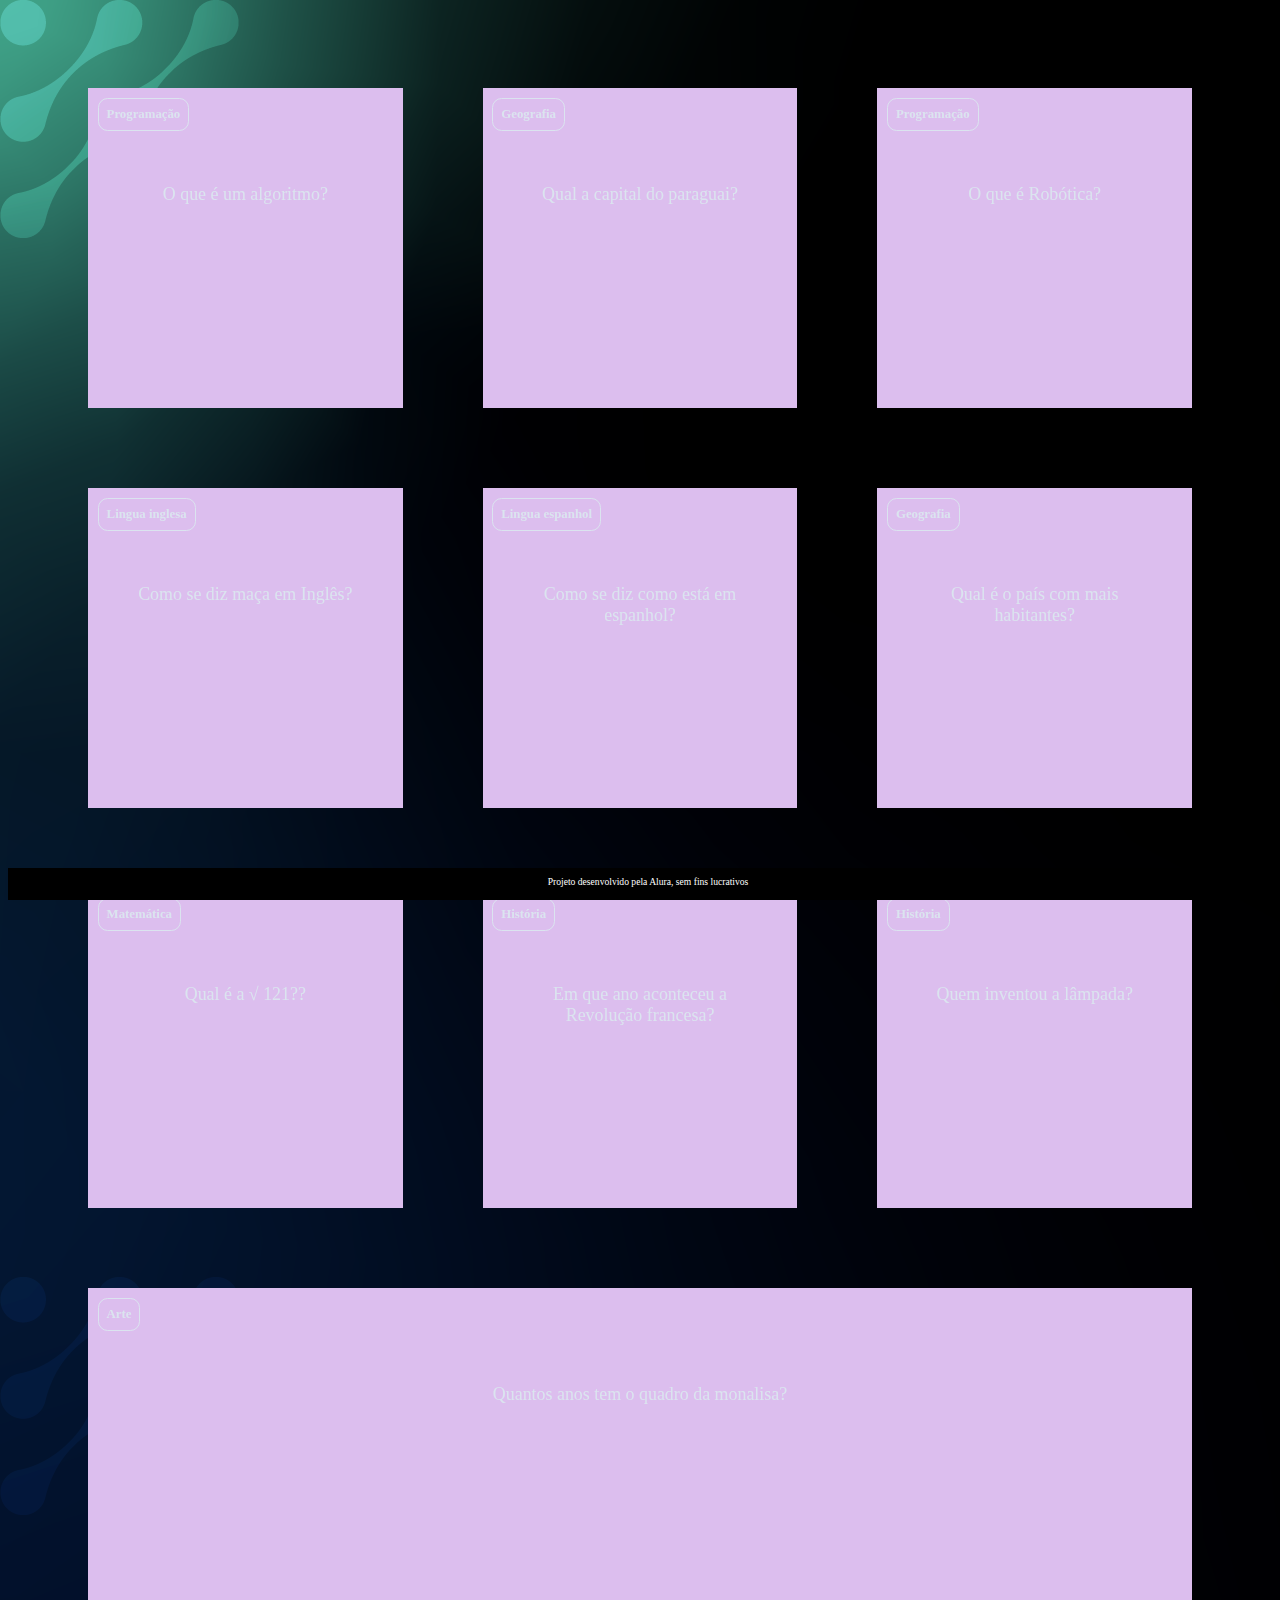
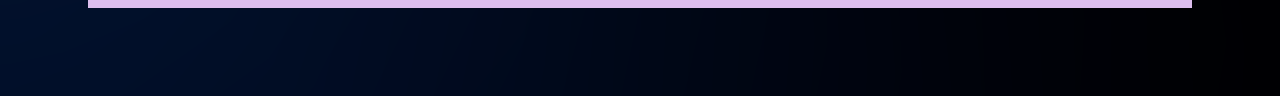
<file: index.html>
<!DOCTYPE html>
<html lang="pt-br">
<head>
    <meta charset="UTF-8">
    <meta name="viewport" content="width=device-width, initial-scale=1.0">
    <link rel="stylesheet" href="assets/style.css">
    <title>Flashcard</title>
</head>
<body>
    <main>
        <section id="container">
            <!-- <article class="cartao">
                <div class="cartao__conteudo">
                    <h3>Programação</h3>
                    <div class="cartao__conteudo__pergunta">
                        <p>O que é JavaScript?</p>
                    </div>
                    <div class="cartao__conteudo__resposta">
                        <p>O JavaScript é uma linguagem de programação</p>
                    </div>
                </div>
            </article> -->
        </section>
    </main>
    <footer>
        <p>Projeto desenvolvido pela Alura, sem fins lucrativos</p>
    </footer>
    <script src="app.js"></script>
    <script src="perguntas.js"></script>
</body>
</html>
</file>
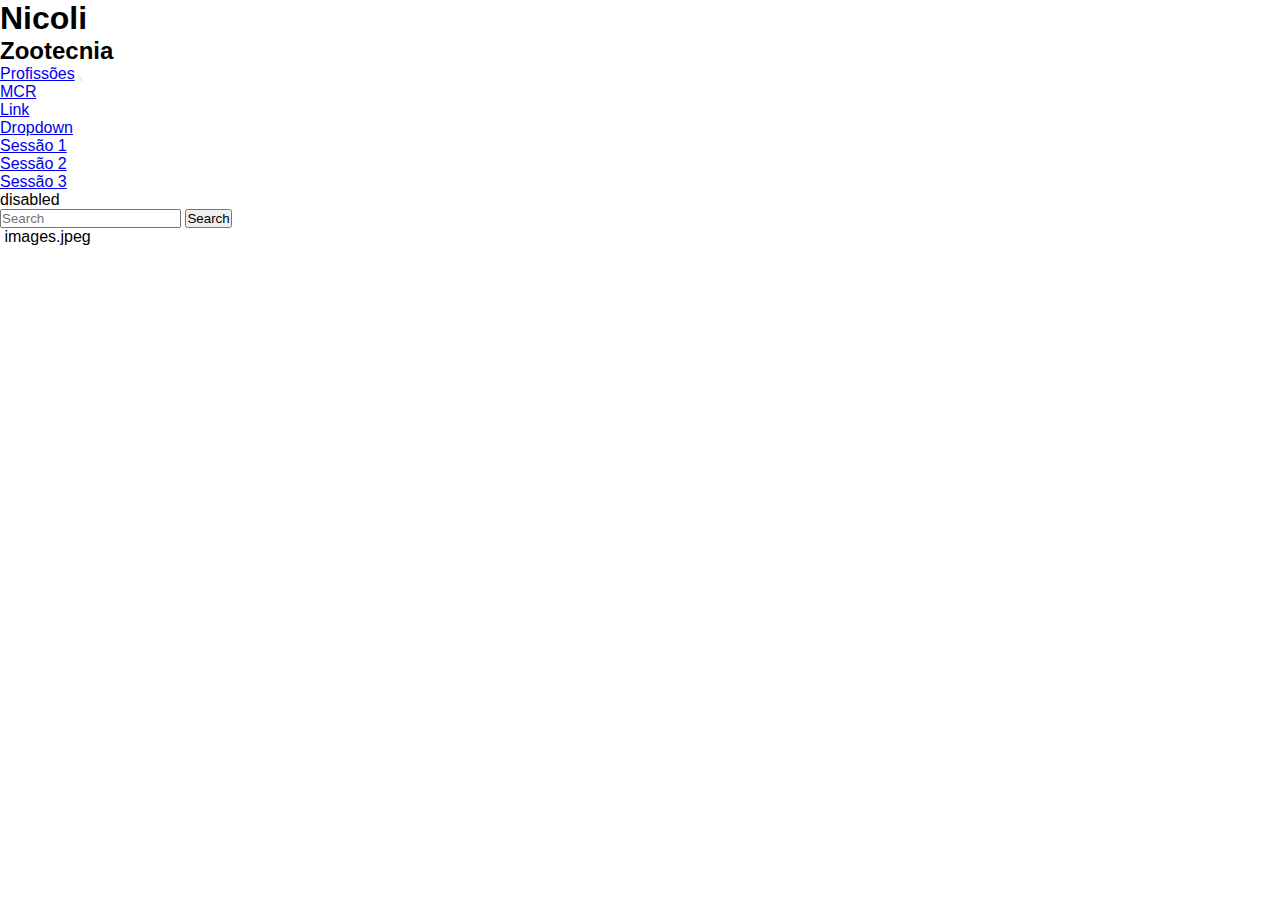
<file: sessao2.html>
<head>
<body>
  <h1>Nicoli</h1>
  <h2> Zootecnia </h2>
  <link href="https://cdn.jsdelivr.net/npm/bootstrap@5.3.1/dist/css/bootstrap.min.css" rel="stylesheet" integrity="sha384-4bw+/aepP/YC94hEpVNVgiZdgIC5+VKNBQNGCHeKRQN+PtmoHDEXuppvnDJzQIu9" crossorigin="anonymous">
    <link rel="stylesheet" type="text/css" href="style.css" media="screen" />
    <script src="https://cdn.jsdelivr.net/npm/@popperjs/core@2.11.8/dist/umd/popper.min.js" integrity="sha384-I7E8VVD/ismYTF4hNIPjVp/Zjvgyol6VFvRkX/vR+Vc4jQkC+hVqc2pM8ODewa9r" crossorigin="anonymous"></script>
<script src="https://cdn.jsdelivr.net/npm/bootstrap@5.3.1/dist/js/bootstrap.min.js" integrity="sha384-Rx+T1VzGupg4BHQYs2gCW9It+akI2MM/mndMCy36UVfodzcJcF0GGLxZIzObiEfa" crossorigin="anonymous"></script>
</head>
<nav class="navbar navbar-expand-lg bg-body-tertiary">
  <div class="container-fluid">
    <a class="navbar-brand" href="#">Profissões</a>
    <button class="navbar-toggler" type="button" data-bs-toggle="collapse" data-bs-target="#navbarSupportedContent" aria-controls="navbarSupportedContent" aria-expanded="false" aria-label="Toggle navigation">
      <span class="navbar-toggler-icon"></span>
    </button>
    <div class="collapse navbar-collapse" id="navbarSupportedContent">
      <ul class="navbar-nav me-auto mb-2 mb-lg-0">
        <li class="nav-item">
          <a class="nav-link active" aria-current="page" href="#">MCR</a>
        </li>
        <li class="nav-item">
          <a class="nav-link" href="#">Link</a>
        </li>
        <li class="nav-item dropdown">
          <a class="nav-link dropdown-toggle" href="#" role="button" data-bs-toggle="dropdown" aria-expanded="false">
            Dropdown
          </a>
          <ul class="dropdown-menu">
            <li><a class="dropdown-item" href="Sessao1.html">Sessão 1</a></li>
            <li><a class="dropdown-item" href="sessao2.html">Sessão 2</a></li>
            <li><a class="dropdown-item" href="sessao3.html">Sessão 3</a></li>
          </ul>
        </li>
        <li class="nav-item">
          <a class="nav-link disabled" aria-disabled="true">disabled</a>
        </li>
      </ul>
      <form class="d-flex" role="search">
        <input class="form-control me-2" type="search" placeholder="Search" aria-label="Search">
        <button class="btn btn-outline-success" type="submit">Search</button>
      </form>
    </div>
  </div>
</nav>
<img scr> images.jpeg </img scr>
</body>
</html>
</file>
<file: assets/style.css>
:root {
    --text-color: #DBE4EF;
    --card-front-color: #dcbeee;
    --card-back-color: #cbfcf1;
}

body {
    background: url('img/bg-desktop.webp');
    font-family: Bai Jamjuree;
}

#container {
    display: flex; 
    flex-wrap: wrap;
    justify-content: space-between;
    padding: 4rem;
    gap: 3rem;
}

.cartao {
    margin: 1rem 1rem;
    height: 20rem;
    flex-grow: 1;
    flex-basis: calc(33% - 6rem);
}

.cartao__conteudo {
    background-color: var(--card-front-color);
    text-align: center;
    /* background-color: aquamarine; */
    height: 100%;
    transform-style: preserve-3d;
    transition: transform 300ms ease-in-out;
}

.cartao__conteudo h3 {
    color: var(--text-color);
    border: 1px solid var(--text-color);
    text-align: left;
    padding: 0.5rem;
    position: absolute;
    margin: 0.6rem;
    border-radius: 0.6rem;
    font-size: 1vw;
    backface-visibility: hidden;
}

.cartao__conteudo p {
    margin-top: 1rem;
    padding: 2rem;
    margin-top: 4rem;
    font-size: 1.4vw;
}

.cartao__conteudo__pergunta p {
    color: var(--text-color);
    font-weight: 500;
}

.cartao__conteudo__resposta p {
    color: var(--card-back-color);
    font-weight: 700;
}

.cartao.active .cartao__conteudo {
    transform: rotateY(180deg);
}

.cartao__conteudo__pergunta,
.cartao__conteudo__resposta {
    backface-visibility: hidden;
    position: absolute;
    height: 100%;
    width: 100%;
    box-sizing: border-box;
}

.cartao__conteudo__resposta {
    transform: rotateY(180deg);
    background-color: rgba(0, 244, 191, 0.2);
    border: 4px solid var(--card-back-color);
}

footer {
    background-color: black;
    color: white;
    position: fixed;
    bottom: 0;
    width: 100%;
    height: 2rem;
}

footer p {
    text-align: center;
    font-size: 0.6rem;
    margin-top: 0.5rem;
}

@media (max-width: 560px) {
    
    body {
        background: url('img/bg-mobile.webp'), no-repeat cover;
    }

    .cartao {
        flex: 1 0 calc(100% - 1rem)
    }

    .cartao__conteudo h3 {
        font-size: 3vw;
    }

    .cartao__conteudo p {
        font-size: 3.8vw;
    }
}
</file>
<file: style.css>
*{
    margin: 0;
    padding: 0;
}
body {
    font-family: 'Poppins', sans-serif;
}
.cabecalho {
    background-color: #424E61;
    color: white;
    display: flex;
    justify-content: space-around;
    align-items: center;
    padding: 24px 0;
}

.cabecalho-imagem{
    width: 10%;
}

.cabecalho-lista-item{
    display: inline-block;
    margin: 0 16px;
    font-size: 16px;
}

.cabecalho-lista-item a{
    text-decoration: none; 
    color: white;
}

.escola-imagem{
    width: 25%;
}

#escola{
    background-image: linear-gradient(#424E61,#16CFF8);
    color:white;
    display: flex;
    justify-content: center;
    align-items: center;
    padding: 24px 0;
}

.escola-div-conteudo{
    width: 35%;
}


.escola-titulo{
    padding: 24px 0;
}

#estudante{
    padding: 24px 0;
}


.estudante-imagem{
    width: 120px;
}

.estudante-icone{
    width: 24px;
    padding: 4px 8px;
}

.estudante-div{
    text-align: center;
    padding: 16px 0;
}

.estudante-titulo{
    text-align: center;
    padding: 50px 0;
}

.estudante-todos{
    display: grid;
    grid-template-columns: 20% 20% 20% 20% 20%;
}

.rodape{
    background-color: black;
    text-align: center;
}

.rodape-imagem{
    height: 60px;
    padding: 12px 0;
   
}
</file>
